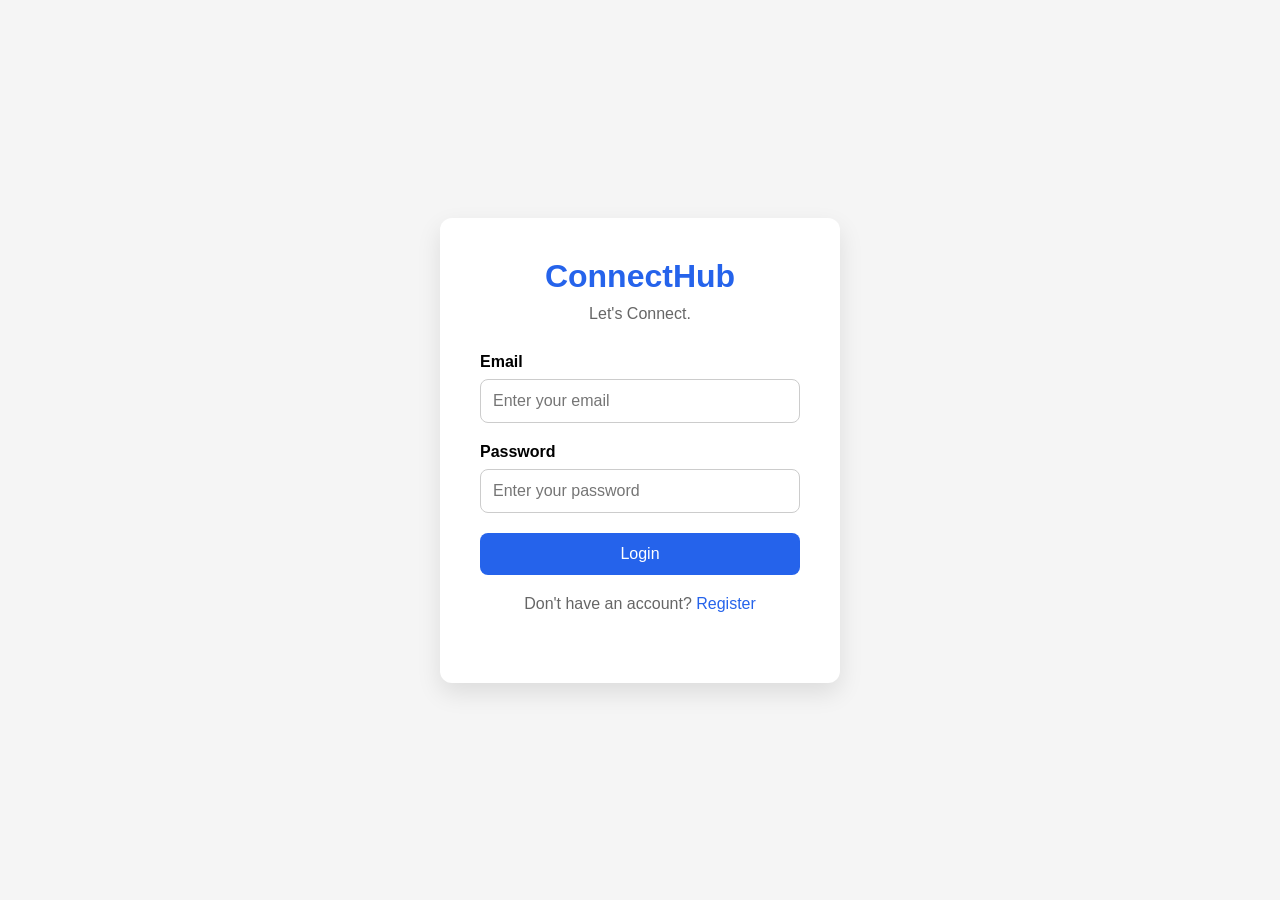
<file: frontend/index.html>
<!DOCTYPE html>
<html lang="en">

<head>
    <meta charset="UTF-8">
    <meta name="viewport" content="width=device-width, initial-scale=1.0">
    <title>ConnectHub- Login</title>

    <link rel="stylesheet" href="css/auth.css">
</head>

<body>

    <div class="container">

        <div class="login-card">

            <h1>ConnectHub</h1>

            <p>Let's Connect.</p>

            <form id="loginForm">

                <div class="input-group">
                    <label>Email</label>
                    <input
                        type="email"
                        id="email"
                        placeholder="Enter your email"
                        required
                    >
                </div>

                <div class="input-group">
                    <label>Password</label>
                    <input
                        type="password"
                        id="password"
                        placeholder="Enter your password"
                        required
                    >
                </div>

                <button type="submit">
                    Login
                </button>

            </form>

            <p class="bottom-text">
                Don't have an account?
                <a href="register.html">Register</a>
            </p>

        </div>

    </div>

    <script src="js/api.js"></script>
    <script src="js/login.js"></script>

</body>

</html>
</file>
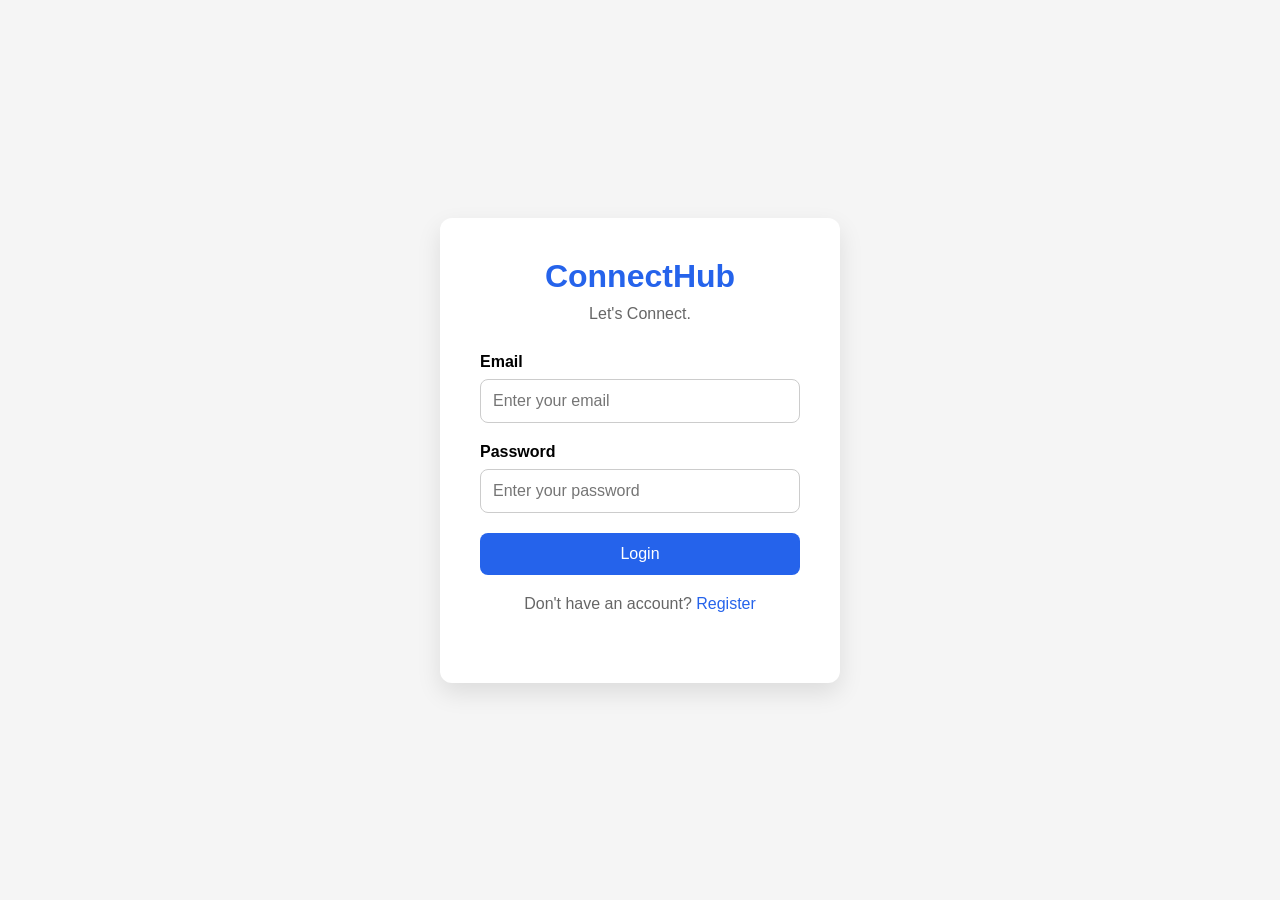
<file: frontend/chat.html>
<!DOCTYPE html>
<html lang="en">

<head>

    <meta charset="UTF-8">

    <meta name="viewport"
          content="width=device-width, initial-scale=1.0">

    <title>ConnectHub Chat</title>

    <link rel="stylesheet"
          href="css/chat.css">

</head>

<body>

<div class="chat-layout">

    <!-- =========================
         Inbox
    ========================== -->

    <aside class="inbox">

        <div class="inbox-header">
            <h2>Messages</h2>
        </div>

        <div id="conversationList">

            <!-- Conversations -->

        </div>

    </aside>


    <!-- =========================
         Chat Area
    ========================== -->

    <main class="chat-window">

        <!-- Header -->

        <div id="chatHeader" class="chat-header">

            Select a conversation

        </div>


        <!-- Messages -->

        <div
            id="messages"
            class="messages">

        </div>


        <!-- Typing Indicator -->

        <div class="typing-status">

            <span id="typingIndicator"></span>

        </div>


        <!-- Message Box -->

        <div class="message-box">

            <input
                id="messageInput"
                type="text"
                placeholder="Type a message...">

            <div class="attachments">

                <label class="upload-btn">

                    📷 Image

                    <input
                        id="imageInput"
                        type="file"
                        accept="image/*"
                        hidden>

                </label>

                <label class="upload-btn">

                    🎤 Audio

                    <input
                        id="audioInput"
                        type="file"
                        accept="audio/*"
                        hidden>

                </label>

            </div>

            <button
                id="sendBtn">

                ➤ Send

            </button>

        </div>

    </main>

</div>

<script src="js/api.js"></script>
<script src="js/auth.js"></script>
<script src="js/chat.js"></script>

</body>

</html>
</file>
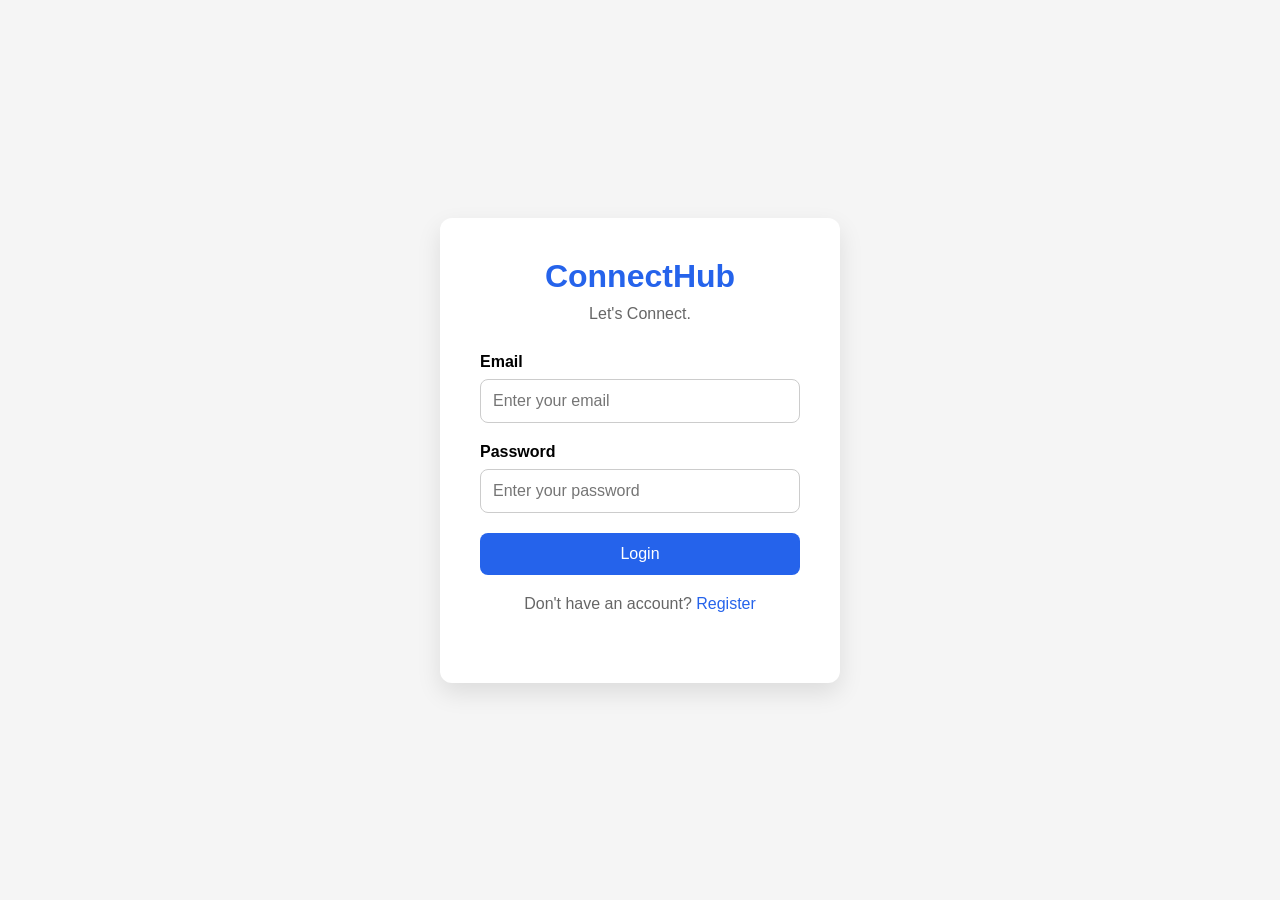
<file: frontend/feed.html>
<!DOCTYPE html>
<html lang="en">

<head>

    <meta charset="UTF-8">

    <meta name="viewport"
          content="width=device-width, initial-scale=1.0">

    <title>ConnectHub</title>

    <link rel="stylesheet"
          href="css/feed.css">

</head>

<body>

<div class="layout">

    <!-- Sidebar -->

    <aside class="sidebar">

        <h2>ConnectHub</h2>

        <nav>
       
            <a href="feed.html">🏠 Home</a>

            <a href="profile.html">👤 Profile</a>

            <a href="chat.html">💬 Messages</a>

            <a href="notifications.html">🔔 Notifications</a>
            <a href="search.html">🔍 Search</a>

            <button id="logoutBtn">
                Logout
            </button>

        </nav>

    </aside>


    <!-- Main Feed -->

    <main class="feed">
        <div class="create-post">

    <h2>Create Post</h2>

    <input
        type="text"
        id="title"
        placeholder="Post title">

    <textarea
        id="content"
        placeholder="What's on your mind?"></textarea>

    <input
        type="file"
        id="image"
        accept="image/*">

    <button id="postBtn">
        Create Post
    </button>

</div>

<div id="posts"></div>

        

    

    </main>


    <!-- Right Sidebar -->

    <aside class="right-sidebar">

        <h3>Profile</h3>

        <div id="currentUser"></div>

    </aside>

</div>
<script src="js/api.js"></script>
<script src="js/auth.js"></script>
<script src="js/feed.js"></script>

</body>

</html>
</file>
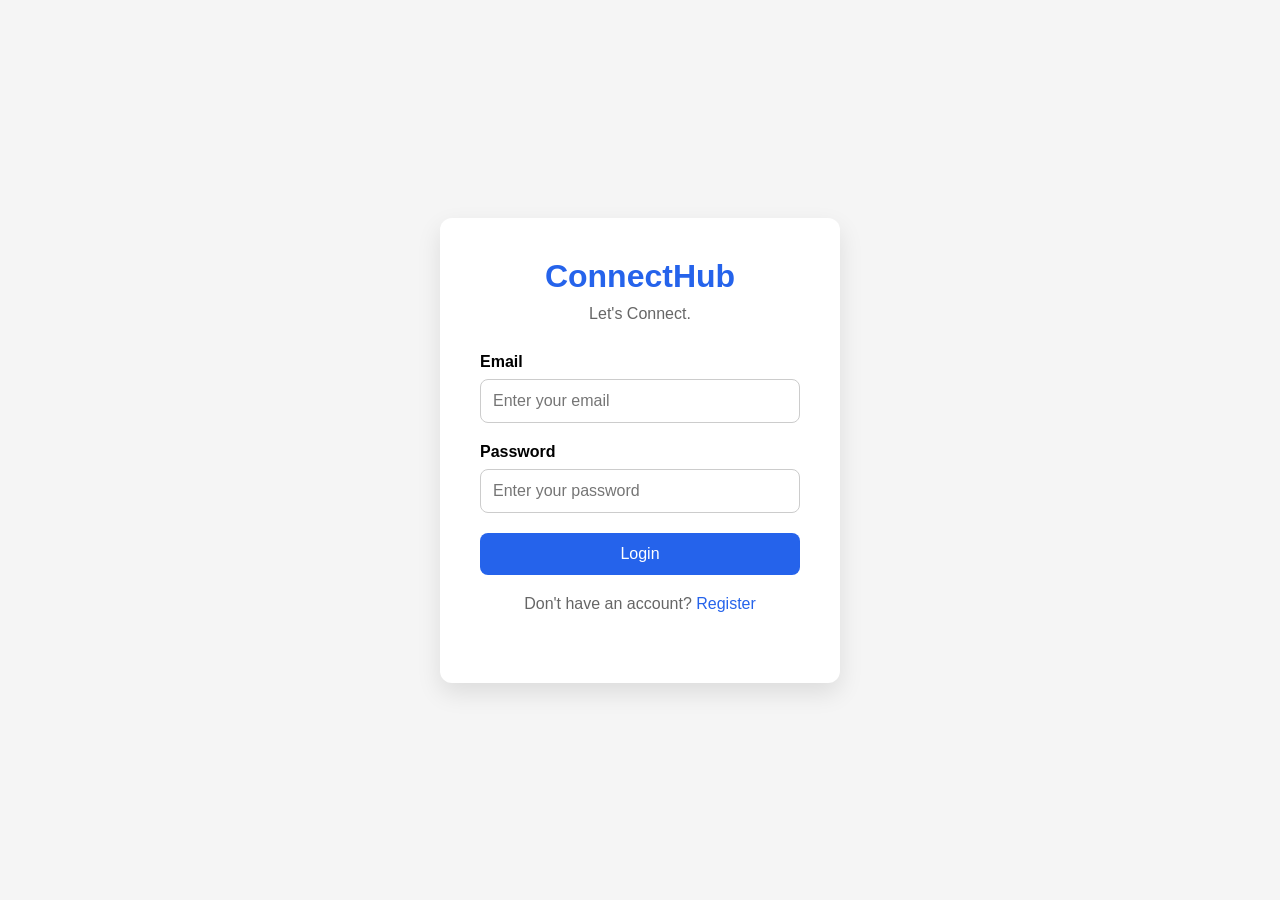
<file: frontend/notifications.html>
<!DOCTYPE html>
<html lang="en">

<head>

    <meta charset="UTF-8">

    <title>Notifications</title>

    <link rel="stylesheet" href="css/notifications.css">

</head>

<body>

<div class="container">

    <div class="header">
        

        <h2>Notifications</h2>

        <button id="readAllBtn">
            Mark all as read
        </button>

    </div>

    <div id="notificationList">

    </div>

</div>

<script src="js/api.js"></script>
<script src="js/auth.js"></script>
<script src="js/notifications.js"></script>

</body>
</html>
</file>
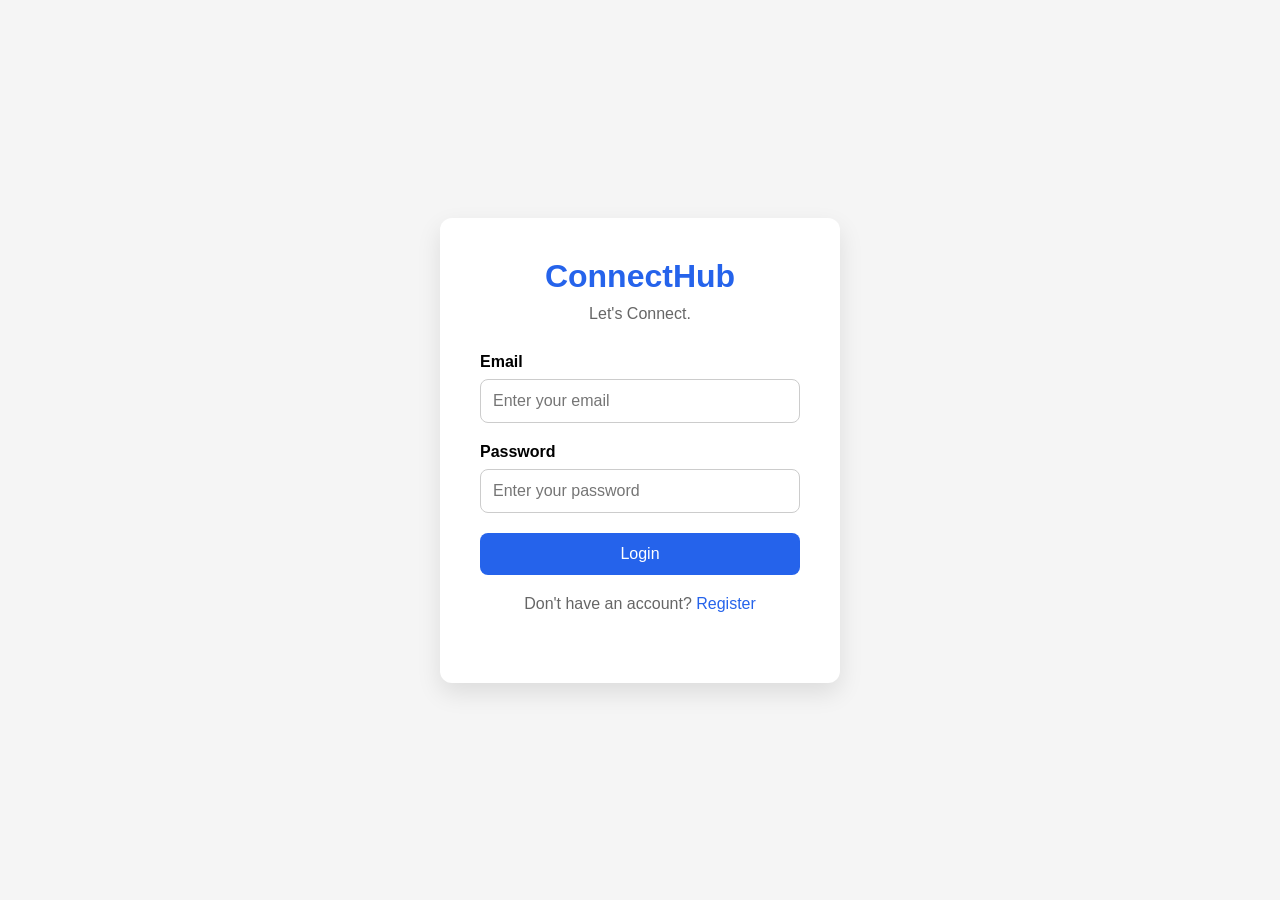
<file: frontend/profile.html>
<!DOCTYPE html>
<html lang="en">

<head>

    <meta charset="UTF-8">

    <meta name="viewport"
          content="width=device-width, initial-scale=1.0">

    <title>My Profile</title>

    <link rel="stylesheet" href="css/profile.css">

</head>

<body>

<div class="container">

    <!-- Profile Card -->

    <div class="profile-card">

        <img
            id="avatar"
            class="avatar"
            src="https://placehold.co/150"
        >

        <h2 id="fullName"></h2>

        <p id="username"></p>

        <p id="bio"></p>

        <div class="stats">
            <div id="followersCard">
                <h3 id="followers">0</h3>
                <span>Followers</span>
            </div>

            <div id="followingCard">
                <h3 id="following">0</h3>
                <span>Following</span>
            </div>

            <div>
                <h3 id="postsCount">0</h3>
                <span>Posts</span>
            </div>

        </div>

        <button id="editBtn">

            Edit Profile

        </button>

        <button id="followBtn" style="display:none;">
            Follow
        </button>

    </div>

    <!-- Edit Profile -->

    <div
        id="editSection"
        class="edit-card hidden"
    >

        <h3>Edit Profile</h3>

        <input
            id="editName"
            type="text"
            placeholder="Full Name"
        >

        <textarea
            id="editBio"
            placeholder="Bio"
        ></textarea>

        <input
            id="editAvatar"
            type="file"
            accept="image/*"
        >

        <button id="saveBtn">

            Save Changes

        </button>

    </div>

    <!-- Posts -->

    <div class="posts-section">

        <h2>My Posts</h2>

        <div id="posts">

        </div>

    </div>

    <div id="userModal" class="modal hidden">

        <div class="modal-content">

            <span id="closeModal">&times;</span>

            <h2 id="modalTitle"></h2>

            <div id="userList"></div>

        </div>

    </div>

</div>

<script src="js/api.js"></script>
<script src="js/auth.js"></script>
<script src="js/profile.js"></script>

</body>
</html>
</file>
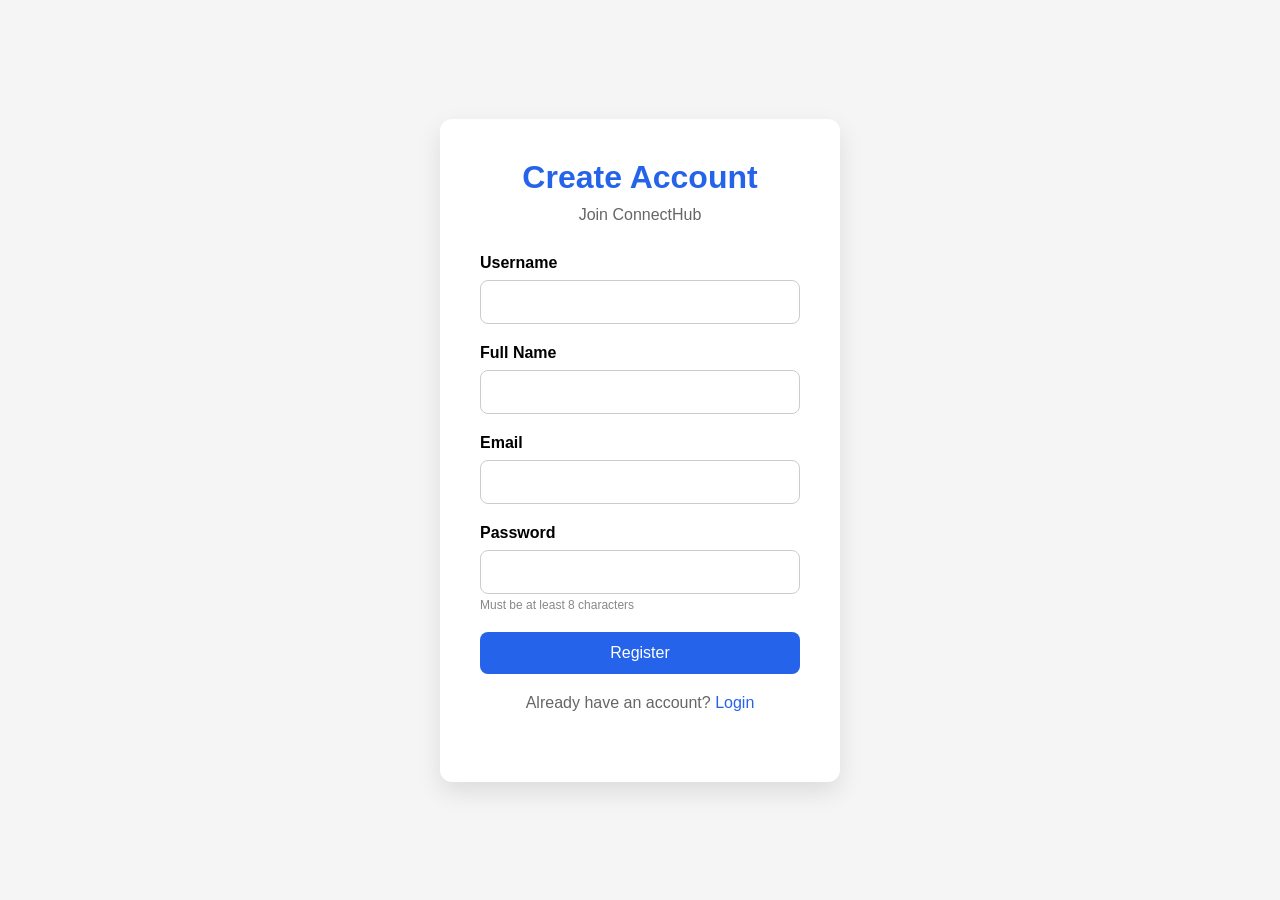
<file: frontend/register.html>
<!DOCTYPE html>
<html lang="en">

<head>
    <meta charset="UTF-8">
    <meta name="viewport" content="width=device-width, initial-scale=1.0">
    <title>Register -ConnectHub</title>

    <link rel="stylesheet" href="css/auth.css">
</head>

<body>

    <div class="container">

        <div class="login-card">

            <h1>Create Account</h1>

            <p>Join ConnectHub</p>

            <form id="registerForm">

                <div class="input-group">
                    <label>Username</label>
                    <input
                        type="text"
                        id="username"
                        required
                    >
                </div>

                <div class="input-group">
                    <label>Full Name</label>
                    <input
                        type="text"
                        id="full_name"
                    >
                </div>

                <div class="input-group">
                    <label>Email</label>
                    <input
                        type="email"
                        id="email"
                        required
                    >
                </div>

                <div class="input-group">
                    <label>Password</label>
                    <input
                        type="password"
                        id="password"
                        required
                        minlength="8"
                    >
                    <small style="color: #888; font-size: 12px; margin-top: 4px; display: block;">Must be at least 8 characters</small>
                </div>

                <button type="submit">
                    Register
                </button>

            </form>

            <p class="bottom-text">
                Already have an account?
                <a href="index.html">Login</a>
            </p>

        </div>

    </div>

    <script src="js/api.js"></script>
    <script src="js/register.js"></script>

</body>

</html>
</file>
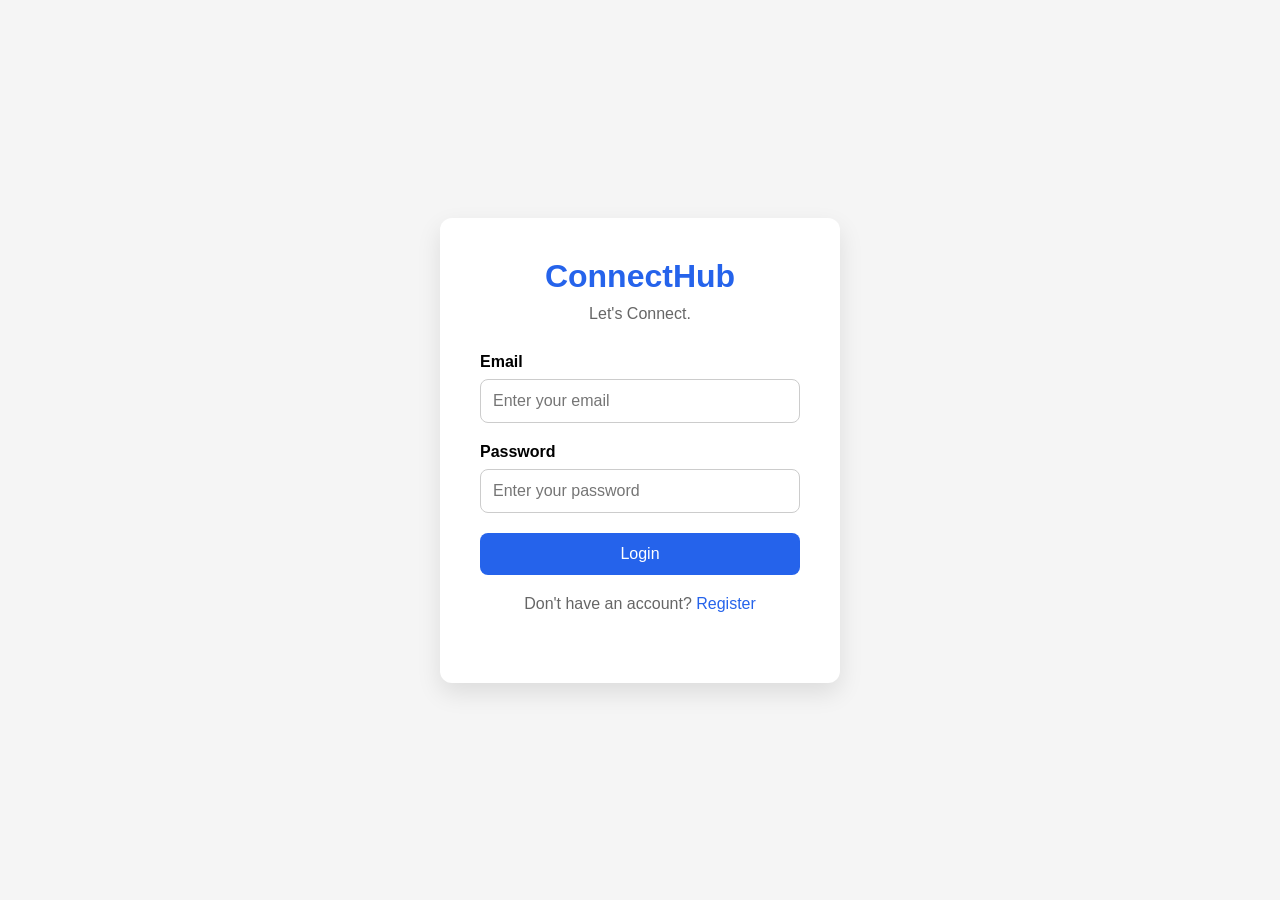
<file: frontend/search.html>
<!DOCTYPE html>
<html lang="en">
<head>
    <meta charset="UTF-8">
    <title>Search Users</title>
    <link rel="stylesheet" href="css/feed.css">
</head>
<body>
<div class="layout">

    <aside class="sidebar">
        <h2>ConnectHub</h2>
        <nav>
            <a href="feed.html">🏠 Home</a>
            <a href="profile.html">👤 Profile</a>
            <a href="chat.html">💬 Messages</a>
            <a href="notifications.html">🔔 Notifications</a>
            <a href="search.html">🔍 Search</a>
            <button id="logoutBtn">Logout</button>
        </nav>
    </aside>

    <main class="feed">
        <h2>Search Users</h2>
        <input type="text" id="searchInput" placeholder="Search by username...">
        <div id="searchResults"></div>
    </main>

</div>
<script src="js/api.js"></script>
<script src="js/auth.js"></script>
<script src="js/search.js"></script>
</body>
</html>
</file>
<file: frontend/css/auth.css>
* {
    margin: 0;
    padding: 0;
    box-sizing: border-box;
    font-family: Arial, Helvetica, sans-serif;
}

body {
    background: #f5f5f5;
    display: flex;
    justify-content: center;
    align-items: center;
    min-height: 100vh;
}

.container {
    width: 100%;
    display: flex;
    justify-content: center;
    align-items: center;
}

.login-card {
    width: 400px;
    background: white;
    padding: 40px;
    border-radius: 12px;
    box-shadow: 0 10px 25px rgba(0,0,0,0.1);
}

.login-card h1 {
    text-align: center;
    margin-bottom: 10px;
    color: #2563eb;
}

.login-card p {
    text-align: center;
    margin-bottom: 30px;
    color: #666;
}

.input-group {
    margin-bottom: 20px;
}

.input-group label {
    display: block;
    margin-bottom: 8px;
    font-weight: bold;
}

.input-group input {
    width: 100%;
    padding: 12px;
    border: 1px solid #ccc;
    border-radius: 8px;
    outline: none;
    font-size: 16px;
}

.input-group input:focus {
    border-color: #2563eb;
}

button {
    width: 100%;
    padding: 12px;
    background: #2563eb;
    color: white;
    border: none;
    border-radius: 8px;
    cursor: pointer;
    font-size: 16px;
    transition: 0.3s;
}

button:hover {
    background: #1d4ed8;
}

.bottom-text {
    margin-top: 20px;
    text-align: center;
}

.bottom-text a {
    color: #2563eb;
    text-decoration: none;
}

.bottom-text a:hover {
    text-decoration: underline;
}

.error {
    color: red;
    margin-top: 10px;
    text-align: center;
}

.success {
    color: green;
    margin-top: 10px;
    text-align: center;
}
</file>
<file: frontend/css/chat.css>
*{
    margin:0;
    padding:0;
    box-sizing:border-box;
    font-family:Arial, Helvetica, sans-serif;
}

body{

    background:#f2f2f2;

    height:100vh;

}

.chat-layout{

    display:grid;

    grid-template-columns:320px 1fr;

    height:100vh;

}

.inbox{

    background:white;

    border-right:1px solid #ddd;

    overflow-y:auto;

}

.inbox-header{

    padding:20px;

    border-bottom:1px solid #ddd;

}

.conversation{

    padding:15px;

    cursor:pointer;

    border-bottom:1px solid #eee;

}

.conversation:hover{

    background:#f5f5f5;

}

.chat-window{

    display:flex;

    flex-direction:column;

}

.chat-header{

    background:white;

    padding:20px;

    border-bottom:1px solid #ddd;

    font-size:20px;

    font-weight:bold;

}

.messages{

    flex:1;

    overflow-y:auto;

    padding:20px;

    background:#f7f7f7;

}

.message{

    max-width:65%;

    padding:12px;

    margin-bottom:15px;

    border-radius:10px;

}

.sent{

    background:#2563eb;

    color:white;

    margin-left:auto;

}

.received{

    background:white;

}

.typing-status{

    height:30px;

    padding-left:20px;

    color:gray;

}

.message-box{

    display:flex;

    gap:10px;

    padding:15px;

    background:white;

    border-top:1px solid #ddd;

}

.message-box input[type="text"]{

    flex:1;

    padding:10px;

}

.message-box button{

    padding:10px 20px;

    cursor:pointer;

}

.message{
    max-width:70%;
    padding:12px;
    margin:10px;
    border-radius:12px;
}

.sent{
    margin-left:auto;
    background:#2563eb;
    color:white;
}

.received{
    margin-right:auto;
    background:#444;
    color:white;
}

.chat-image{
    width:220px;
    display:block;
    margin-top:8px;
    border-radius:10px;
}

.message small{
    display:block;
    margin-top:8px;
    opacity:.7;
    font-size:12px;
}

.attachments{
    display:flex;
    gap:12px;
    align-items:center;
}

.upload-btn{
    background:#2d3748;
    color:white;
    padding:8px 14px;
    border-radius:8px;
    cursor:pointer;
    transition:.2s;
    user-select:none;
}

.upload-btn:hover{
    background:#2563eb;
}

.message-box{
    display:flex;
    align-items:center;
    gap:15px;
    padding:15px;
}

#messageInput{
    flex:1;
}

#sendBtn{
    padding:10px 22px;
    border:none;
    border-radius:8px;
    background:#2563eb;
    color:white;
    cursor:pointer;
}

#sendBtn:hover{
    background:#1d4ed8;
}

.message{

    max-width:65%;
    padding:12px;
    margin:10px;
    border-radius:14px;
    word-wrap:break-word;

}

.sent{

    margin-left:auto;
    background:#DCF8C6;

}

.received{

    margin-right:auto;
    background:white;

}

.message-text{

    margin-bottom:8px;
    line-height:1.5;

}

.chat-image{

    width:250px;
    border-radius:10px;
    cursor:pointer;
    margin-top:8px;

}

.chat-audio{

    width:250px;
    margin-top:8px;

}

.message-footer{

    display:flex;
    justify-content:flex-end;
    gap:8px;
    margin-top:8px;
    color:#777;
    font-size:12px;

}

.seen-status{

    color:#4FC3F7;
    font-weight:bold;

}
</file>
<file: frontend/css/feed.css>
*{
    margin:0;
    padding:0;
    box-sizing:border-box;
    font-family:Arial, Helvetica, sans-serif;
}

body{
    background:#f2f2f2;
}

.layout{
    display:grid;
    grid-template-columns:250px 1fr 300px;
    min-height:100vh;
}

.sidebar{
    background:white;
    padding:25px;
    border-right:1px solid #ddd;
}

.sidebar h2{
    color:#2563eb;
    margin-bottom:40px;
}

.sidebar nav{
    display:flex;
    flex-direction:column;
    gap:15px;
}

.sidebar a{
    text-decoration:none;
    color:#333;
    font-size:18px;
}

.sidebar button{
    margin-top:30px;
    padding:10px;
}

.feed{
    padding:30px;
}

.create-post{

    background:white;

    padding:20px;

    border-radius:10px;

    margin-bottom:20px;
}

.create-post textarea{

    width:100%;

    height:100px;

    resize:none;

    padding:10px;

    margin-bottom:15px;
}

.create-post button{

    margin-top:10px;

    padding:10px 20px;

    cursor:pointer;
}

#posts{

    display:flex;

    flex-direction:column;

    gap:20px;
}

.post{

    background:white;

    padding:20px;

    border-radius:10px;

    box-shadow:0 2px 5px rgba(0,0,0,.08);
}

.post img{

    width:100%;

    margin-top:15px;

    border-radius:10px;
}

.right-sidebar{

    background:white;

    border-left:1px solid #ddd;

    padding:25px;
}

.avatar{

    width:100px;

    height:100px;

    border-radius:50%;

    object-fit:cover;

    margin-bottom:15px;

    border:3px solid #2563eb;

}

.post-actions{

    display:flex;

    gap:15px;

    margin-top:15px;

}

.post-actions button{

    padding:8px 15px;

    border:none;

    cursor:pointer;

    border-radius:6px;

    background:#2563eb;

    color:white;

}


.create-post input[type="text"]{

    width:100%;

    padding:12px;

    margin-bottom:15px;

    border:1px solid #ccc;

    border-radius:8px;

    font-size:16px;
}

.create-post input[type="file"]{

    margin-top:10px;

    margin-bottom:15px;

}

/* ===========================
   Post Title
=========================== */

.post-title{

    margin:15px 0;

    color:#222;

    font-size:24px;

}

/* ===========================
   Post Image
=========================== */

.post-image{

    width:100%;

    max-height:450px;

    object-fit:cover;

    border-radius:10px;

    margin-top:15px;

}

/* ===========================
   Comments
=========================== */

.comments-container{

    margin-top:20px;

    border-top:1px solid #ddd;

    padding-top:15px;

}

.comment{

    background:#f8f8f8;

    padding:12px;

    border-radius:8px;

    margin-bottom:12px;

}

.comment strong{

    color:#2563eb;

}

.comment p{

    margin:8px 0;

}

.comment small{

    color:gray;

}

.comment-input{

    display:flex;

    gap:10px;

    margin-top:15px;

}

.comment-input input{

    flex:1;

    padding:10px;

    border-radius:8px;

    border:1px solid #ccc;

}

.comment-input button{

    padding:10px 20px;

}

/* ===========================
   Better Buttons
=========================== */

.post-actions{

    display:flex;

    gap:12px;

    margin-top:15px;

}

.post-actions button{

    background:#2563eb;

    color:white;

    border:none;

    padding:10px 18px;

    border-radius:8px;

    cursor:pointer;

    transition:.25s;

}

.post-actions button:hover{

    background:#1d4ed8;

}

/* ===========================
   Create Post
=========================== */

.create-post h2{

    margin-bottom:20px;

}

.create-post input,
.create-post textarea{

    width:100%;

    padding:12px;

    margin-bottom:15px;

    border:1px solid #ccc;

    border-radius:8px;

}

.create-post textarea{

    height:120px;

}

.create-post button{

    width:180px;

}

/* ===========================
   Profile Card
=========================== */

.right-sidebar{

    text-align:center;

}

.right-sidebar p{

    margin-top:8px;

}
</file>
<file: frontend/css/notifications.css>
*{
    margin:0;
    padding:0;
    box-sizing:border-box;
    font-family:Arial;
}

body{

    background:#f3f5f9;

}

.container{

    width:700px;

    margin:40px auto;

}

.header{

    display:flex;

    justify-content:space-between;

    align-items:center;

    margin-bottom:20px;

}

button{

    background:#2563eb;

    color:white;

    border:none;

    padding:10px 18px;

    border-radius:8px;

    cursor:pointer;

}

.notification{

    background:white;

    border-radius:12px;

    padding:18px;

    margin-bottom:15px;

    display:flex;

    justify-content:space-between;

    align-items:center;

    box-shadow:0 2px 8px rgba(0,0,0,.08);

    cursor:pointer;

}

.notification.unread{

    border-left:5px solid #2563eb;

}

.actor{

    font-weight:bold;

}

.time{

    color:gray;

    font-size:13px;

}

.delete-btn{

    background:red;

}
</file>
<file: frontend/css/profile.css>
*{
    margin:0;
    padding:0;
    box-sizing:border-box;
    font-family:Arial, Helvetica, sans-serif;
}

body{
    background:#f2f2f2;
}

.container{

    width:90%;
    max-width:900px;

    margin:30px auto;
}

/* ===========================
   PROFILE CARD
=========================== */

.profile-card{

    background:white;

    padding:30px;

    border-radius:15px;

    box-shadow:0 2px 10px rgba(0,0,0,.08);

    text-align:center;

    margin-bottom:25px;
}

.avatar{

    width:150px;

    height:150px;

    border-radius:50%;

    object-fit:cover;

    border:4px solid #2563eb;

    margin-bottom:20px;
}

#fullName{

    margin-bottom:5px;

    font-size:30px;
}

#username{

    color:gray;

    margin-bottom:15px;
}

#bio{

    margin-bottom:20px;

    color:#444;
}

/* ===========================
   STATS
=========================== */

.stats{

    display:flex;

    justify-content:center;

    gap:60px;

    margin:25px 0;
}

.stats div{

    cursor:pointer;
}

.stats h3{

    color:#2563eb;

    margin-bottom:5px;
}

/* ===========================
   BUTTONS
=========================== */

button{

    background:#2563eb;

    color:white;

    border:none;

    padding:12px 24px;

    border-radius:8px;

    cursor:pointer;

    transition:.3s;
}

button:hover{

    background:#1d4ed8;
}

/* ===========================
   EDIT CARD
=========================== */

.edit-card{

    background:white;

    padding:25px;

    border-radius:15px;

    margin-bottom:25px;

    box-shadow:0 2px 10px rgba(0,0,0,.08);
}

.hidden{

    display:none;
}

.edit-card h3{

    margin-bottom:20px;
}

.edit-card input,
.edit-card textarea{

    width:100%;

    padding:12px;

    margin-bottom:15px;

    border:1px solid #ccc;

    border-radius:8px;

    font-size:15px;
}

.edit-card textarea{

    resize:none;

    height:120px;
}

/* ===========================
   POSTS
=========================== */

.posts-section{

    background:white;

    padding:25px;

    border-radius:15px;

    box-shadow:0 2px 10px rgba(0,0,0,.08);
}

.posts-section h2{

    margin-bottom:20px;
}

#posts{

    display:flex;

    flex-direction:column;

    gap:20px;
}

.post{

    border:1px solid #ddd;

    border-radius:12px;

    padding:20px;
}

.post img{

    width:100%;

    border-radius:10px;

    margin-top:15px;
}

.post h3{

    margin-bottom:10px;
}

.post p{

    margin-top:10px;
}

.post-footer{

    display:flex;

    justify-content:space-between;

    margin-top:15px;

    color:gray;

    font-size:14px;
}


.modal{

    position:fixed;

    inset:0;

    background:rgba(0,0,0,.45);

    display:flex;

    justify-content:center;

    align-items:center;
}

.hidden{

    display:none;
}

.modal-content{

    background:white;

    width:450px;

    max-height:70vh;

    overflow-y:auto;

    border-radius:12px;

    padding:20px;
}

.user-card{

    display:flex;

    justify-content:space-between;

    align-items:center;

    padding:15px;

    border-bottom:1px solid #eee;
}

.user-info{

    cursor:pointer;
}

.message-btn{

    background:#2563eb;

    color:white;

    border:none;

    padding:8px 14px;

    border-radius:6px;

    cursor:pointer;
}

.user-avatar{

    width:55px;

    height:55px;

    border-radius:50%;

    object-fit:cover;

    margin-right:15px;

    border:2px solid #2563eb;

}

.user-card{

    display:flex;

    align-items:center;

    gap:15px;

    padding:15px;

    border-bottom:1px solid #eee;

}

.user-info{

    flex:1;

    cursor:pointer;

}

#closeModal {

    position: absolute;

    top: 15px;

    right: 20px;

    font-size: 28px;

    cursor: pointer;

    color: black;

    font-weight: bold;
}

.modal-content {

    position: relative;
}
</file>
